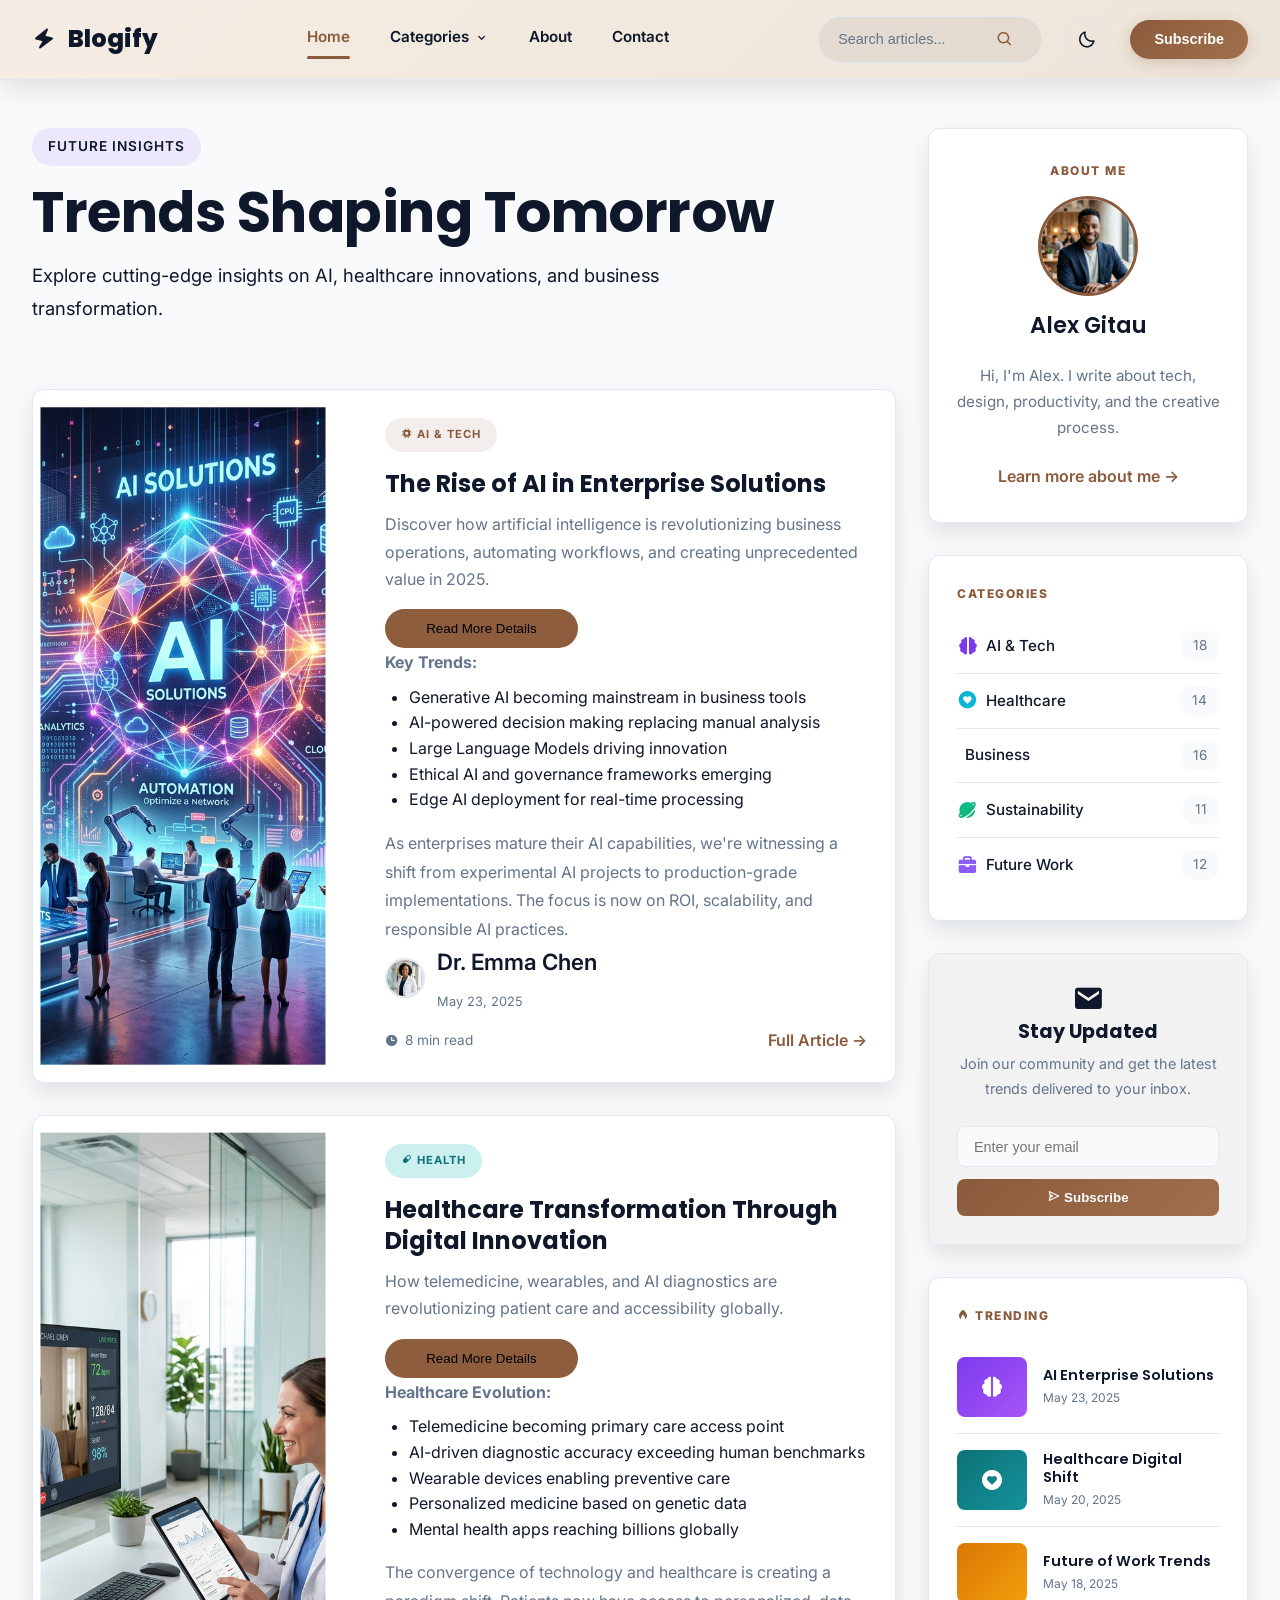
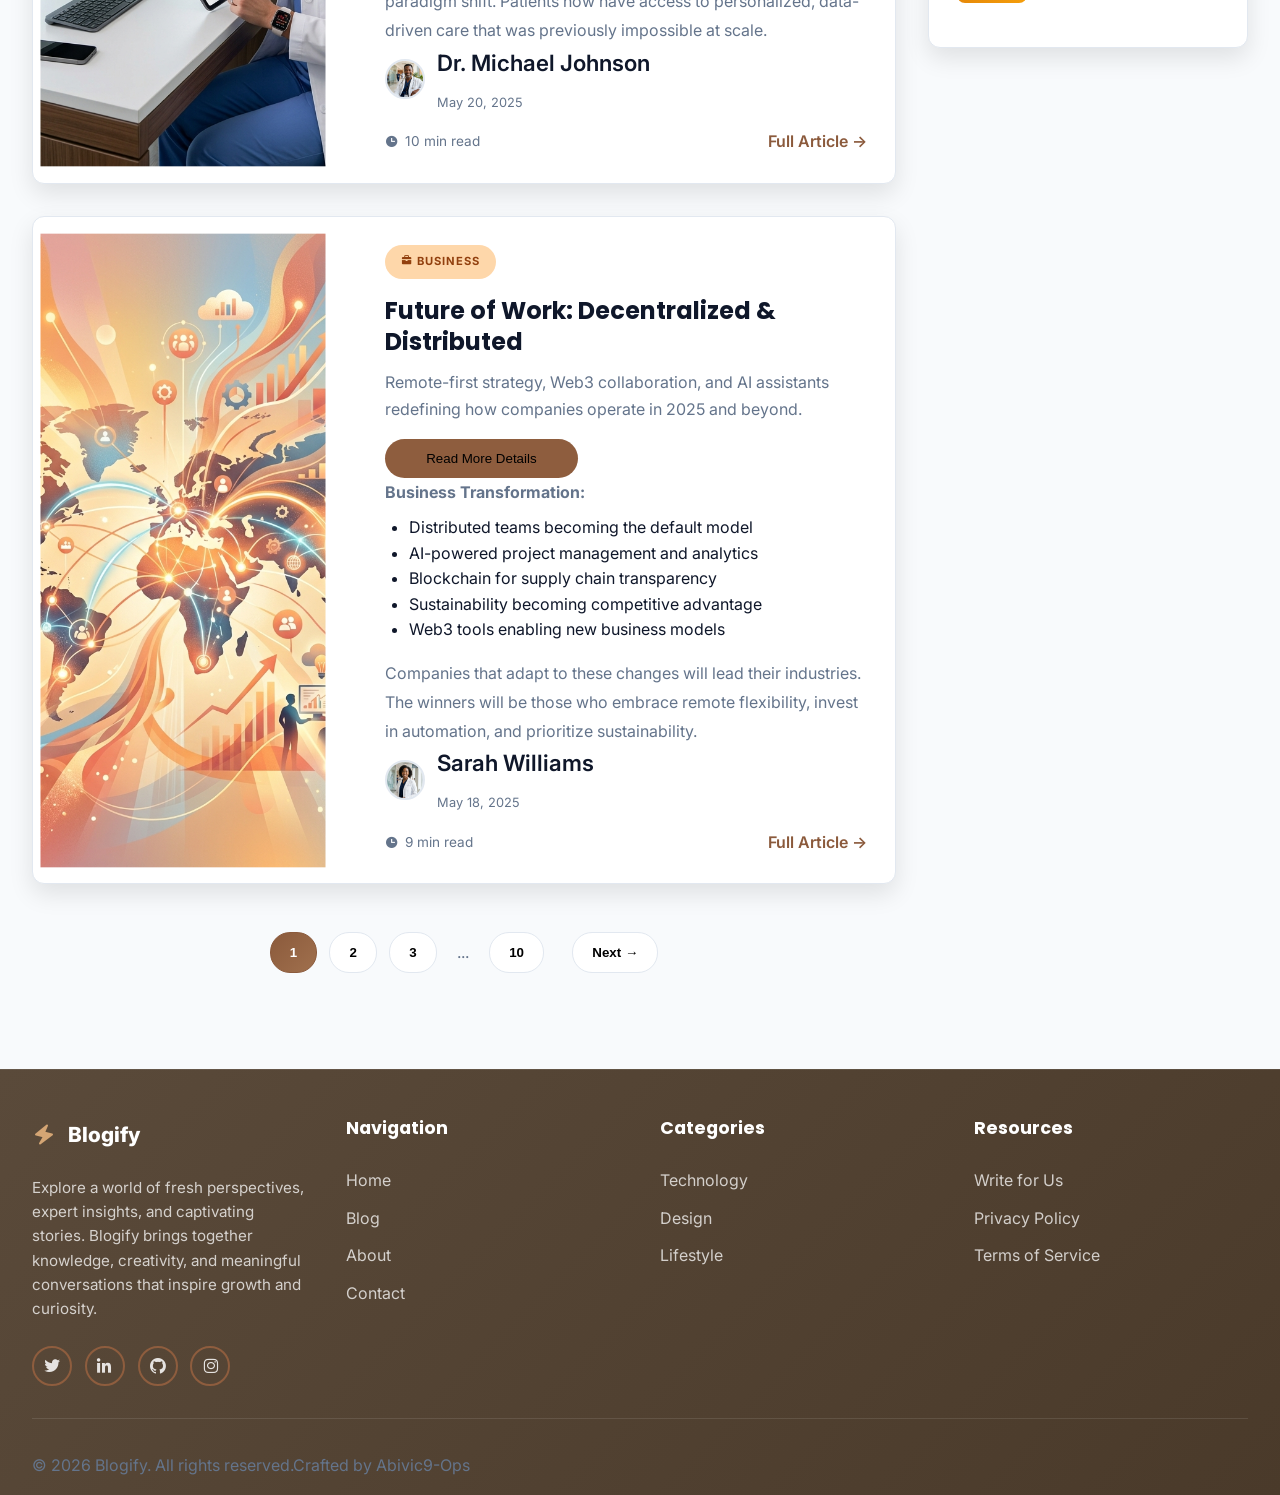
<file: index.html>
<!DOCTYPE html>
<html lang="en">

<head>
    <meta charset="UTF-8">
    <meta name="viewport" content="width=device-width, initial-scale=1.0">
    <title> Blogify </title>
    <!-- Boxicons Icon Library -->
    <link href='https://unpkg.com/boxicons@2.1.4/css/boxicons.min.css' rel='stylesheet'>
    <!-- Single Consolidated Stylesheet -->
    <link rel="stylesheet" href="style.css">
    <link rel="preconnect" href="https://fonts.googleapis.com">
    <link rel="preconnect" href="https://fonts.gstatic.com" crossorigin>
    <link
        href="https://fonts.googleapis.com/css2?family=Poppins:wght@400;500;600;700&family=Inter:wght@300;400;500;600&family=Manrope:wght@400;600;700&display=swap"
        rel="stylesheet">
</head>

<body>
    <nav class="navbar">
        <div class="navbar-container">
            <div class="logo">
                <i class='bx bxs-zap'></i>
                <span class="logo-text">Blogify</span>
            </div>
            <button class="hamburger" id="hamburger">
                <span></span><span></span><span></span></button>
            <ul class="nav-menu" id="nav-menu">
                <li><a href="index.html" class="nav-link">Home</a></li>
                <li class="dropdown"><a href="blog.html" class="nav-link dropdown-toggle">
                        Categories
                        <i class='bx bx-chevron-down'></i>
                    </a>

                    <ul class="dropdown-menu">
                        <li><a href="#">Technology</a></li>
                        <li><a href="#">Programming</a></li>
                        <li><a href="#">AI & Machine Learning</a></li>
                        <li><a href="#">Web Development</a></li>
                        <li><a href="#">UI/UX Design</a></li>
                        <li><a href="#">Cybersecurity</a></li>
                    </ul>
                </li>
                <li><a href="about.html" class="nav-link ">About</a></li>
                <li><a href="contact.html" class="nav-link">Contact</a></li>
            </ul>
            <div class="navbar-right">
                <div class="search-bar">
                    <input type="text" placeholder="Search articles..." class="search-input">
                    <button class="search-btn"><i class='bx bx-search'></i></button>
                </div>
                <button class="dark-mode-toggle" id="dark-mode-toggle">
                    <i class='bx bx-moon'></i>
                </button>
                <button class="subscribe-btn">Subscribe</button>
            </div>
        </div>
    </nav>


    
    <div class="main-wrapper">
        <main class="main-content">
            <!-- Hero Section -->
            <section class="hero-section">
                <div class="hero-content">
                    <span class="section-label">FUTURE INSIGHTS</span>
                    <h1 class="hero-title">Trends Shaping Tomorrow</h1>
                    <p class="hero-subtitle">Explore cutting-edge insights on AI, healthcare innovations, and business transformation.</p>
                </div>
            </section>

            <!-- Featured Articles Grid -->
            <section class="featured-articles">
                <!-- Article Card 1 - AI -->
                <article class="article-card featured">
                    <div class="article-image">
                      <img src="assets/images/ai_tech_article_1781419046657.png" alt="AI Technology" style="">
                    </div>
                    <div class="article-content">
                        <span class="category-tag technology"><i class='bx bxs-chip'></i> AI & TECH</span>
                        <h2 class="article-title">The Rise of AI in Enterprise Solutions</h2>
                        <p class="article-excerpt">Discover how artificial intelligence is revolutionizing business operations, automating workflows, and creating unprecedented value in 2025.</p>
                        
                        <button class="expand-btn collapsed">Read More Details</button>
                        <div class="expandable-content">
                            <p><strong>Key Trends:</strong></p>
                            <ul style="margin-left: 1.5rem; margin-top: 0.5rem;">
                                <li>Generative AI becoming mainstream in business tools</li>
                                <li>AI-powered decision making replacing manual analysis</li>
                                <li>Large Language Models driving innovation</li>
                                <li>Ethical AI and governance frameworks emerging</li>
                                <li>Edge AI deployment for real-time processing</li>
                            </ul>
                            <p style="margin-top: 1rem;">As enterprises mature their AI capabilities, we're witnessing a shift from experimental AI projects to production-grade implementations. The focus is now on ROI, scalability, and responsible AI practices.</p>
                        </div>
                        
                        <div class="article-meta">
                            <img src="assets/images/dr_emma_chen_1781419076786.png" alt="Author" class="author-avatar">
                            <div class="meta-info">
                                <span class="author-name">Dr. Emma Chen</span>
                                <span class="article-date">May 23, 2025</span>
                            </div>
                        </div>
                        <div class="article-footer">
                            <span class="read-time"><i class='bx bxs-time'></i> 8 min read</span>
                            <a href="article.html" class="read-more">Full Article →</a>
                        </div>
                    </div>
                </article>

                <!-- Article Card 2 - Healthcare -->
                <article class="article-card featured">
                    <div class="article-image">
                     <img src="assets/images/health_tech_article_1781419013570.png" alt="Healthcare Transformation">
                    </div>
                    <div class="article-content">
                        <span class="category-tag design" style="background: #ccf0f0; color: #0d7377;"><i class='bx bxs-capsule'></i> HEALTH</span>
                        <h2 class="article-title">Healthcare Transformation Through Digital Innovation</h2>
                        <p class="article-excerpt">How telemedicine, wearables, and AI diagnostics are revolutionizing patient care and accessibility globally.</p>
                        
                        <button class="expand-btn collapsed">Read More Details</button>
                        <div class="expandable-content">
                            <p><strong>Healthcare Evolution:</strong></p>
                            <ul style="margin-left: 1.5rem; margin-top: 0.5rem;">
                                <li>Telemedicine becoming primary care access point</li>
                                <li>AI-driven diagnostic accuracy exceeding human benchmarks</li>
                                <li>Wearable devices enabling preventive care</li>
                                <li>Personalized medicine based on genetic data</li>
                                <li>Mental health apps reaching billions globally</li>
                            </ul>
                            <p style="margin-top: 1rem;">The convergence of technology and healthcare is creating a paradigm shift. Patients now have access to personalized, data-driven care that was previously impossible at scale.</p>
                        </div>
                        
                        <div class="article-meta">
                            <img src="assets/images/michael_johnson_1781419089855.png" alt="Dr. Michael Johnson" class="author-avatar">
                            <div class="meta-info">
                                <span class="author-name">Dr. Michael Johnson</span>
                                <span class="article-date">May 20, 2025</span>
                            </div>
                        </div>
                        <div class="article-footer">
                            <span class="read-time"><i class='bx bxs-time'></i> 10 min read</span>
                            <a href="article.html" class="read-more">Full Article →</a>
                        </div>
                    </div>
                </article>

                <!-- Article Card 3 - Business -->
                <article class="article-card featured">
                    <div class="article-image">
                        <img src="assets/images/business_future_article_1781419026025.png" alt="Business Transformation">
                    </div>
                    <div class="article-content">
                        <span class="category-tag lifestyle" style="background: #fed7aa; color: #92400e;"><i class='bx bxs-briefcase'></i> BUSINESS</span>
                        <h2 class="article-title">Future of Work: Decentralized & Distributed</h2>
                        <p class="article-excerpt">Remote-first strategy, Web3 collaboration, and AI assistants redefining how companies operate in 2025 and beyond.</p>
                        
                        <button class="expand-btn collapsed">Read More Details</button>
                        <div class="expandable-content">
                            <p><strong>Business Transformation:</strong></p>
                            <ul style="margin-left: 1.5rem; margin-top: 0.5rem;">
                                <li>Distributed teams becoming the default model</li>
                                <li>AI-powered project management and analytics</li>
                                <li>Blockchain for supply chain transparency</li>
                                <li>Sustainability becoming competitive advantage</li>
                                <li>Web3 tools enabling new business models</li>
                            </ul>
                            <p style="margin-top: 1rem;">Companies that adapt to these changes will lead their industries. The winners will be those who embrace remote flexibility, invest in automation, and prioritize sustainability.</p>
                        </div>
                        
                        <div class="article-meta">
                            <img src="assets/images/dr_emma_chen_1781419076786.png" alt="Sarah Williams" class="author-avatar">
                            <div class="meta-info">
                                <span class="author-name">Sarah Williams</span>
                                <span class="article-date">May 18, 2025</span>
                            </div>
                        </div>
                        <div class="article-footer">
                            <span class="read-time"><i class='bx bxs-time'></i> 9 min read</span>
                            <a href="article.html" class="read-more">Full Article →</a>
                        </div>
                    </div>
                </article>
            </section>

            <!-- Pagination -->
            <div class="pagination">
                <button class="page-btn active">1</button>
                <button class="page-btn">2</button>
                <button class="page-btn">3</button>
                <span class="page-dots">...</span>
                <button class="page-btn">10</button>
                <button class="page-btn next">Next →</button>
            </div>
        </main>

        <!-- Sidebar -->
        <aside class="sidebar">
            <!-- About Me Card -->
            <div class="sidebar-card about-card">
                <span class="sidebar-label">ABOUT ME</span>
                <div class="author-section">
                    <img src="assets/images/alex_gitau_1781419058835.png" alt="Alex Gitau" class="author-profile-image">
                    <h3 class="author-name">Alex Gitau</h3>
                </div>
                <p class="about-text">Hi, I'm Alex. I write about tech, design, productivity, and the creative process.</p>
                <a href="about.html" class="learn-more">Learn more about me →</a>
            </div>

            <!-- Categories Card -->
            <div class="sidebar-card categories-card">
                <span class="sidebar-label">CATEGORIES</span>
                <ul class="categories-list">
                    <li class="category-item">
                        <i class='bx bxs-brain' style="font-size: 1.3rem; margin-right: 0.5rem; color: #7c3aed;"></i>
                        <span class="category-name">AI & Tech</span>
                        <span class="category-count">18</span>
                    </li>
                    <li class="category-item">
                        <i class='bx bxs-heart-circle' style="font-size: 1.3rem; margin-right: 0.5rem; color: #06b6d4;"></i>
                        <span class="category-name">Healthcare</span>
                        <span class="category-count">14</span>
                    </li>
                    <li class="category-item">
                        <i class='bx bxs-trending-up' style="font-size: 1.3rem; margin-right: 0.5rem; color: #f97316;"></i>
                        <span class="category-name">Business</span>
                        <span class="category-count">16</span>
                    </li>
                    <li class="category-item">
                        <i class='bx bxs-planet' style="font-size: 1.3rem; margin-right: 0.5rem; color: #10b981;"></i>
                        <span class="category-name">Sustainability</span>
                        <span class="category-count">11</span>
                    </li>
                    <li class="category-item">
                        <i class='bx bxs-briefcase' style="font-size: 1.3rem; margin-right: 0.5rem; color: #8b5cf6;"></i>
                        <span class="category-name">Future Work</span>
                        <span class="category-count">12</span>
                    </li>
                </ul>
            </div>

            <!-- Newsletter CTA -->
            <div class="sidebar-card newsletter-card">
                <div class="newsletter-badge"><i class='bx bxs-envelope' style="font-size: 2rem;"></i></div>
                <h3 class="newsletter-title">Stay Updated</h3>
                <p class="newsletter-text">Join our community and get the latest trends delivered to your inbox.</p>
                <form class="newsletter-form" id="newsletter-form">
                    <input type="email" placeholder="Enter your email" class="newsletter-input" required>
                    <button type="submit" class="newsletter-button"><i class='bx bx-send'></i> Subscribe</button>
                </form>
            </div>

            <!-- Popular Posts -->
            <div class="sidebar-card popular-card">
                <span class="sidebar-label"><i class='bx bxs-flame'></i> TRENDING</span>
                <ul class="popular-list">
                    <li class="popular-item">
                        <div class="popular-thumbnail">
                            <div style="width: 100%; height: 100%; background: linear-gradient(135deg, #7c3aed, #a855f7); display: flex; align-items: center; justify-content: center;">
                                <i class='bx bxs-brain' style="font-size: 1.5rem; color: white;"></i>
                            </div>
                        </div>
                        <div class="popular-info">
                            <h4 class="popular-title">AI Enterprise Solutions</h4>
                            <span class="popular-date">May 23, 2025</span>
                        </div>
                    </li>
                    <li class="popular-item">
                        <div class="popular-thumbnail">
                            <div style="width: 100%; height: 100%; background: linear-gradient(135deg, #0d7377, #14919b); display: flex; align-items: center; justify-content: center;">
                                <i class='bx bxs-heart-circle' style="font-size: 1.5rem; color: white;"></i>
                            </div>
                        </div>
                        <div class="popular-info">
                            <h4 class="popular-title">Healthcare Digital Shift</h4>
                            <span class="popular-date">May 20, 2025</span>
                        </div>
                    </li>
                    <li class="popular-item">
                        <div class="popular-thumbnail">
                            <div style="width: 100%; height: 100%; background: linear-gradient(135deg, #d97706, #f59e0b); display: flex; align-items: center; justify-content: center;">
                                <i class='bx bxs-trending-up' style="font-size: 1.5rem; color: white;"></i>
                            </div>
                        </div>
                        <div class="popular-info">
                            <h4 class="popular-title">Future of Work Trends</h4>
                            <span class="popular-date">May 18, 2025</span>
                        </div>
                    </li>
                </ul>
            </div>
        </aside>
    </div>


    <footer class="footer">
        <div class="footer-container">
            <div class="footer-section">
                <div class="footer-logo">
                    <i class='bx bxs-zap'></i>
                    <span class="logo-text">Blogify</span>
                </div>
                <p class="footer-desc">
                    Explore a world of fresh perspectives, expert insights, and captivating stories. Blogify brings
                    together knowledge, creativity, and meaningful conversations that inspire growth and curiosity.
                </p>
                <div class="footer-social-handles">
                    <div class="social-icon"><i class='bx bxl-twitter'></i></div>
                    <div class="social-icon"><i class='bx bxl-linkedin'></i></div>
                    <div class="social-icon"><i class='bx bxl-github'></i></div>
                    <div class="social-icon"><i class='bx bxl-instagram'></i></div>
                </div>
            </div>
            <div class="footer-section">
                <h4 class="footer-title">Navigation</h4>
                <ul class="footer-links">
                    <li><a href="index.html">Home</a></li>
                    <li><a href="blog.html">Blog</a></li>
                    <li><a href="about.html">About</a></li>
                    <li><a href="contact.html">Contact</a></li>
                </ul>
            </div>
            <div class="footer-section">
                <h4 class="footer-title">Categories</h4>
                <ul class="footer-links">
                    <li><a href="#">Technology</a></li>
                    <li><a href="#">Design</a></li>
                    <li><a href="#">Lifestyle</a></li>
                </ul>
            </div>
            <div class="footer-section">
                <h4 class="footer-title">Resources</h4>
                <ul class="footer-links">
                    <li><a href="#">Write for Us</a></li>
                    <li><a href="#">Privacy Policy</a></li>
                    <li><a href="#">Terms of Service</a></li>
                </ul>
            </div>
        </div>
        <div class="footer-bottom">
            <p>&copy; 2026 Blogify. All rights reserved.Crafted by Abivic9-Ops</p>
            <button class="back-to-top" id="back-to-top" aria-label="Back to top"><i
                    class='bx bx-up-arrow-alt'></i></button>
        </div>
    </footer>


    <script src="blogify.js"></script>
</body>

</html>
</file>
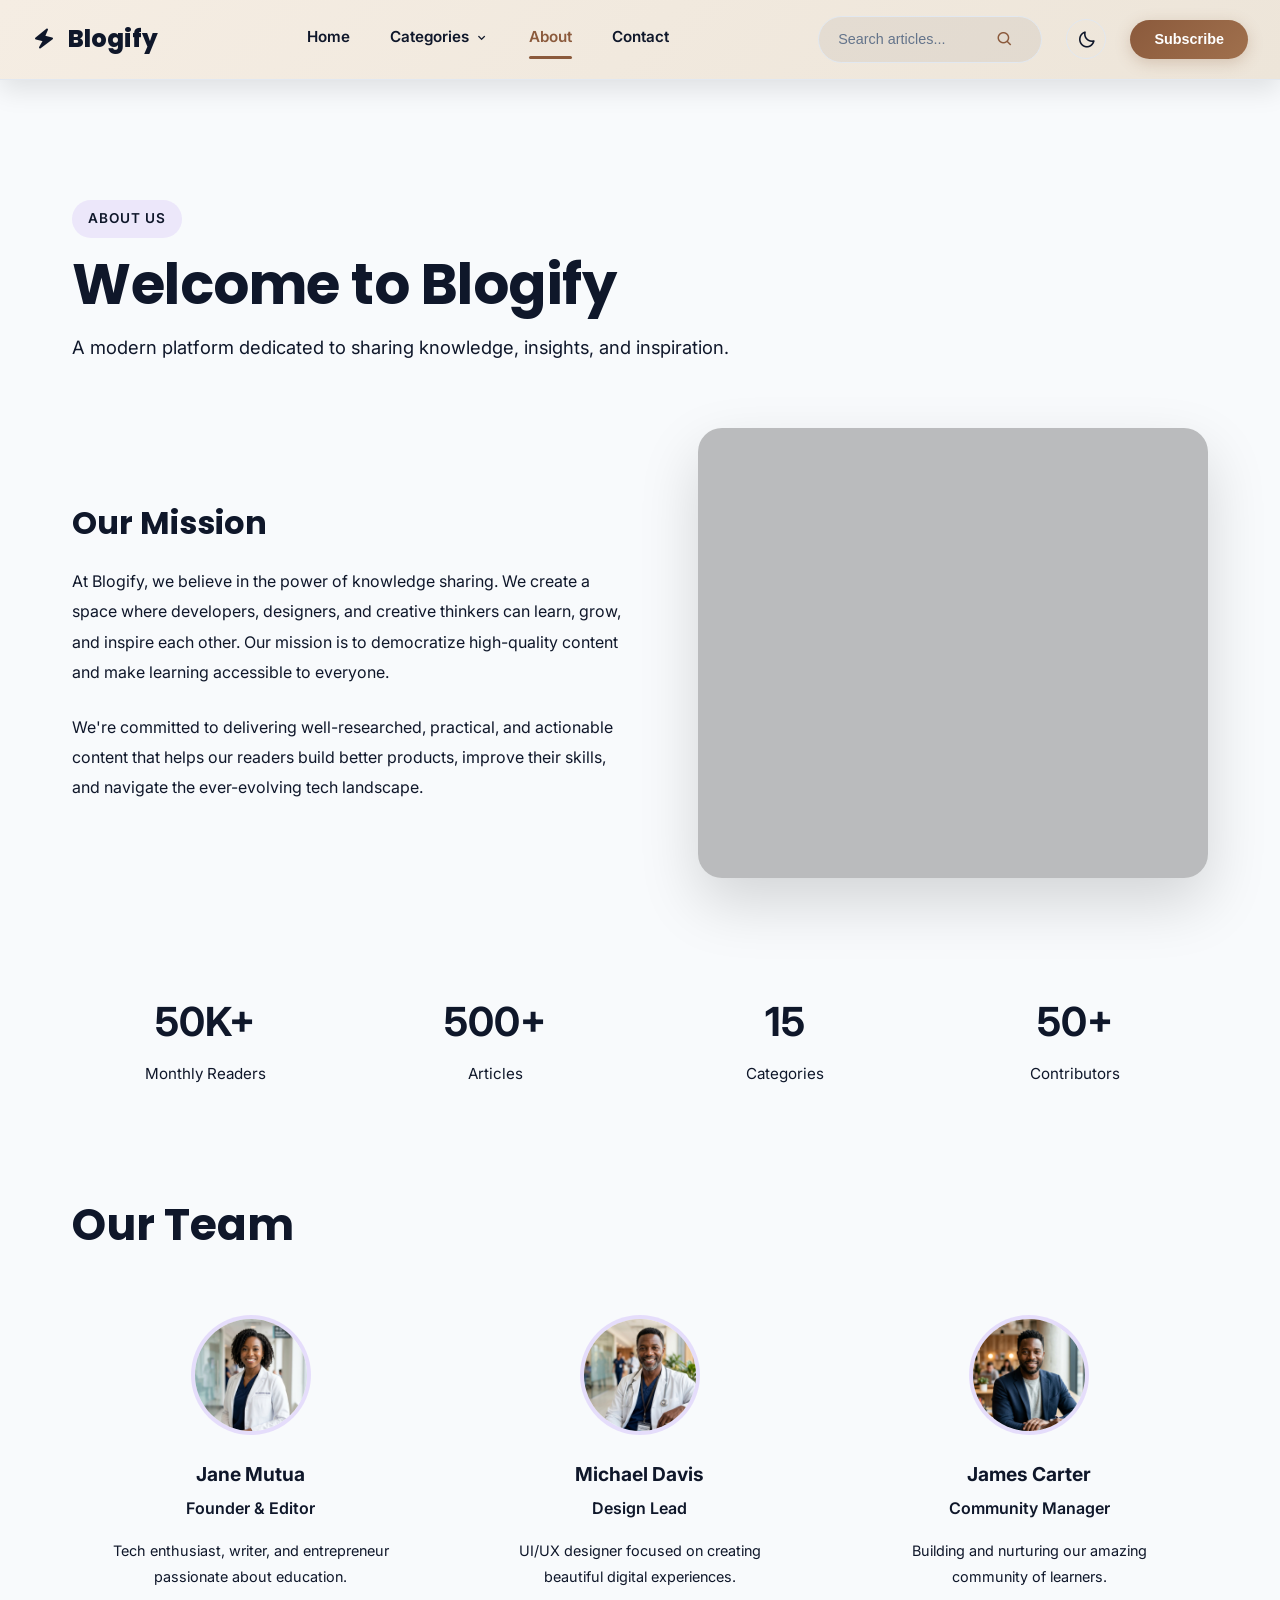
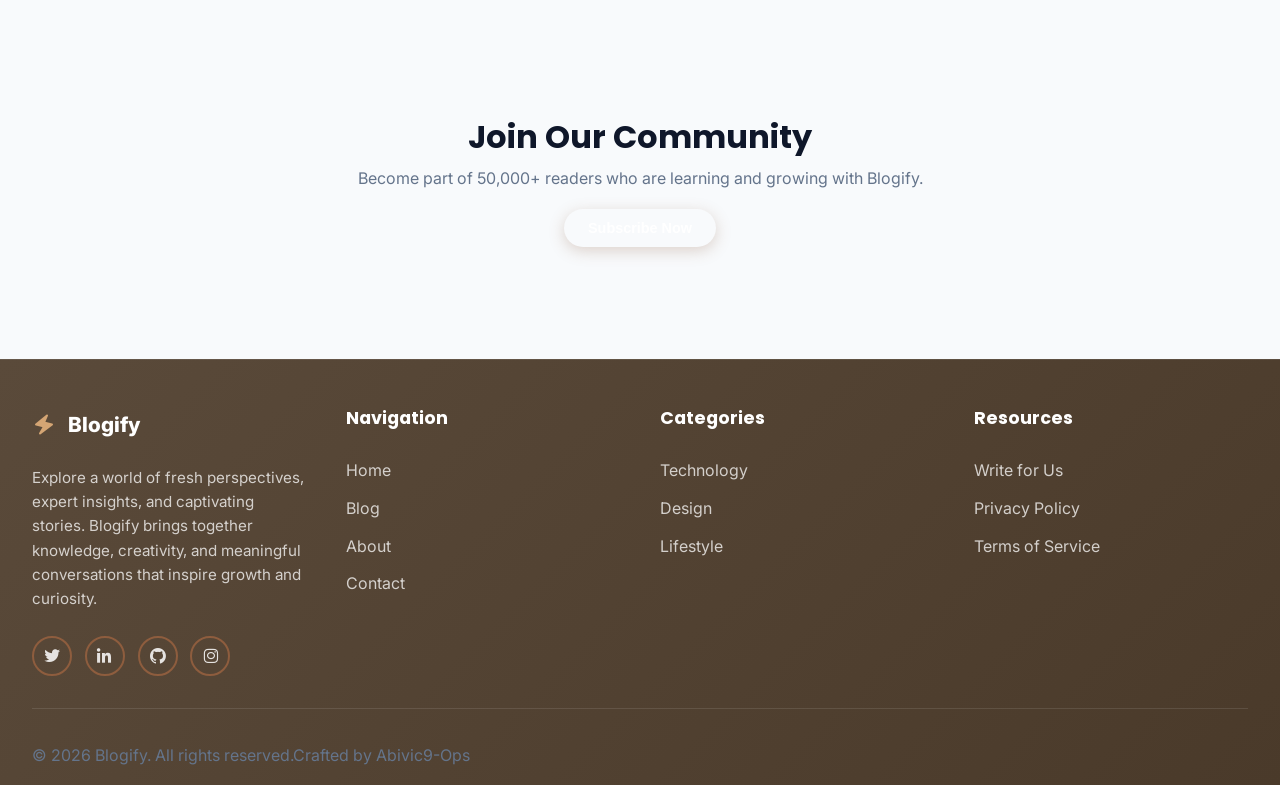
<file: about.html>
<!DOCTYPE html>
<html lang="en">

<head>
    <meta charset="UTF-8">
    <meta name="viewport" content="width=device-width, initial-scale=1.0">
    <title>Contact Page | Blogify</title>
    <!-- Boxicons Icon Library -->
    <link href='https://unpkg.com/boxicons@2.1.4/css/boxicons.min.css' rel='stylesheet'>
    <!-- Single Consolidated Stylesheet -->
    <link rel="stylesheet" href="style.css">
    <link rel="preconnect" href="https://fonts.googleapis.com">
    <link rel="preconnect" href="https://fonts.gstatic.com" crossorigin>
    <link
        href="https://fonts.googleapis.com/css2?family=Poppins:wght@400;500;600;700&family=Inter:wght@300;400;500;600&family=Manrope:wght@400;600;700&display=swap"
        rel="stylesheet">
</head>

<body>
    <nav class="navbar">
        <div class="navbar-container">
            <div class="logo">
                <i class='bx bxs-zap'></i>
                <span class="logo-text">Blogify</span>
            </div>
            <button class="hamburger" id="hamburger">
                <span></span><span></span><span></span></button>
            <ul class="nav-menu" id="nav-menu">
                <li><a href="index.html" class="nav-link">Home</a></li>
                <li class="dropdown"><a href="blog.html" class="nav-link dropdown-toggle">
                        Categories
                        <i class='bx bx-chevron-down'></i>
                    </a>

                    <ul class="dropdown-menu">
                        <li><a href="#">Technology</a></li>
                        <li><a href="#">Programming</a></li>
                        <li><a href="#">AI & Machine Learning</a></li>
                        <li><a href="#">Web Development</a></li>
                        <li><a href="#">UI/UX Design</a></li>
                        <li><a href="#">Cybersecurity</a></li>
                    </ul>
                </li>
                <li><a href="about.html" class="nav-link ">About</a></li>
                <li><a href="contact.html" class="nav-link">Contact</a></li>
            </ul>
            <div class="navbar-right">
                <div class="search-bar">
                    <input type="text" placeholder="Search articles..." class="search-input">
                    <button class="search-btn"><i class='bx bx-search'></i></button>
                </div>
                <button class="dark-mode-toggle" id="dark-mode-toggle">
                    <i class='bx bx-moon'></i>
                </button>
                <button class="subscribe-btn">Subscribe</button>
            </div>
        </div>
    </nav>

      <div class="about-section">
        <span class="section-label">ABOUT US</span>
        <h1 class="hero-title">Welcome to Blogify</h1>
        <p class="hero-subtitle">A modern platform dedicated to sharing knowledge, insights, and inspiration.</p>

        <div class="about-grid">
            <div>
                <h2>Our Mission</h2>
                <p>At Blogify, we believe in the power of knowledge sharing. We create a space where developers, designers, and creative thinkers can learn, grow, and inspire each other. Our mission is to democratize high-quality content and make learning accessible to everyone.</p>
                <p style="margin-top: 1.5rem;">We're committed to delivering well-researched, practical, and actionable content that helps our readers build better products, improve their skills, and navigate the ever-evolving tech landscape.</p>
            </div>
            <div class="about-image"></div>
        </div>

        <div class="stats-grid">
            <div class="stat-card">
                <div class="stat-number">50K+</div>
                <div class="stat-label">Monthly Readers</div>
            </div>
            <div class="stat-card">
                <div class="stat-number">500+</div>
                <div class="stat-label">Articles</div>
            </div>
            <div class="stat-card">
                <div class="stat-number">15</div>
                <div class="stat-label">Categories</div>
            </div>
            <div class="stat-card">
                <div class="stat-number">50+</div>
                <div class="stat-label">Contributors</div>
            </div>
        </div>

        <h2 style="margin-top: 3rem;">Our Team</h2>
        <div class="team-grid">
            <div class="team-member">
                <div class="team-avatar"><img src="assets/images/dr_emma_chen_1781419076786.png" alt="Jane Mutua" style="width:100%; height:100%; border-radius:50%; object-fit:cover;"></div>
                <div class="team-name">Jane Mutua</div>
                <div class="team-role">Founder & Editor</div>
                <p style="font-size: 0.9rem; color: var(--text-light);">Tech enthusiast, writer, and entrepreneur passionate about education.</p>
            </div>
            <div class="team-member">
                <div class="team-avatar"><img src="assets/images/michael_johnson_1781419089855.png" alt="Michael Davis" style="width:100%; height:100%; border-radius:50%; object-fit:cover;"></div>
                <div class="team-name">Michael Davis</div>
                <div class="team-role">Design Lead</div>
                <p style="font-size: 0.9rem; color: var(--text-light);">UI/UX designer focused on creating beautiful digital experiences.</p>
            </div>
            <div class="team-member">
                <div class="team-avatar"><img src="assets/images/alex_gitau_1781419058835.png" alt="James Carter" style="width:100%; height:100%; border-radius:50%; object-fit:cover;"></div>
                <div class="team-name">James Carter</div>
                <div class="team-role">Community Manager</div>
                <p style="font-size: 0.9rem; color: var(--text-light);">Building and nurturing our amazing community of learners.</p>
            </div>
        </div>

        <div style="margin-top: 4rem; padding: 2rem; background: linear-gradient(135deg, var(--primary-purple) 0%, var(--primary-violet) 100%); border-radius: 12px; color: white; text-align: center;">
            <h3>Join Our Community</h3>
            <p>Become part of 50,000+ readers who are learning and growing with Blogify.</p>
            <button class="subscribe-btn" style="margin-top: 1rem; background:var(--primary-green); color: var(--text-white); hover:var(--primary-purple);">
                Subscribe Now
            </button>
        </div>
    </div>


    <footer class="footer">
        <div class="footer-container">
            <div class="footer-section">
                <div class="footer-logo">
                    <i class='bx bxs-zap'></i>
                    <span class="logo-text">Blogify</span>
                </div>
                <p class="footer-desc">
                    Explore a world of fresh perspectives, expert insights, and captivating stories. Blogify brings
                    together knowledge, creativity, and meaningful conversations that inspire growth and curiosity.
                </p>
                <div class="footer-social-handles">
                    <div class="social-icon"><i class='bx bxl-twitter'></i></div>
                    <div class="social-icon"><i class='bx bxl-linkedin'></i></div>
                    <div class="social-icon"><i class='bx bxl-github'></i></div>
                    <div class="social-icon"><i class='bx bxl-instagram'></i></div>
                </div>
            </div>
            <div class="footer-section">
                <h4 class="footer-title">Navigation</h4>
                <ul class="footer-links">
                    <li><a href="index.html">Home</a></li>
                    <li><a href="blog.html">Blog</a></li>
                    <li><a href="about.html">About</a></li>
                    <li><a href="contact.html">Contact</a></li>
                </ul>
            </div>
            <div class="footer-section">
                <h4 class="footer-title">Categories</h4>
                <ul class="footer-links">
                    <li><a href="#">Technology</a></li>
                    <li><a href="#">Design</a></li>
                    <li><a href="#">Lifestyle</a></li>
                </ul>
            </div>
            <div class="footer-section">
                <h4 class="footer-title">Resources</h4>
                <ul class="footer-links">
                    <li><a href="#">Write for Us</a></li>
                    <li><a href="#">Privacy Policy</a></li>
                    <li><a href="#">Terms of Service</a></li>
                </ul>
            </div>
        </div>
        <div class="footer-bottom">
            <p>&copy; 2026 Blogify. All rights reserved.Crafted by Abivic9-Ops</p>
            <button class="back-to-top" id="back-to-top" aria-label="Back to top"><i
                    class='bx bx-up-arrow-alt'></i></button>
        </div>
    </footer>


    <script src="blogify.js"></script>
</body>

</html>
</file>
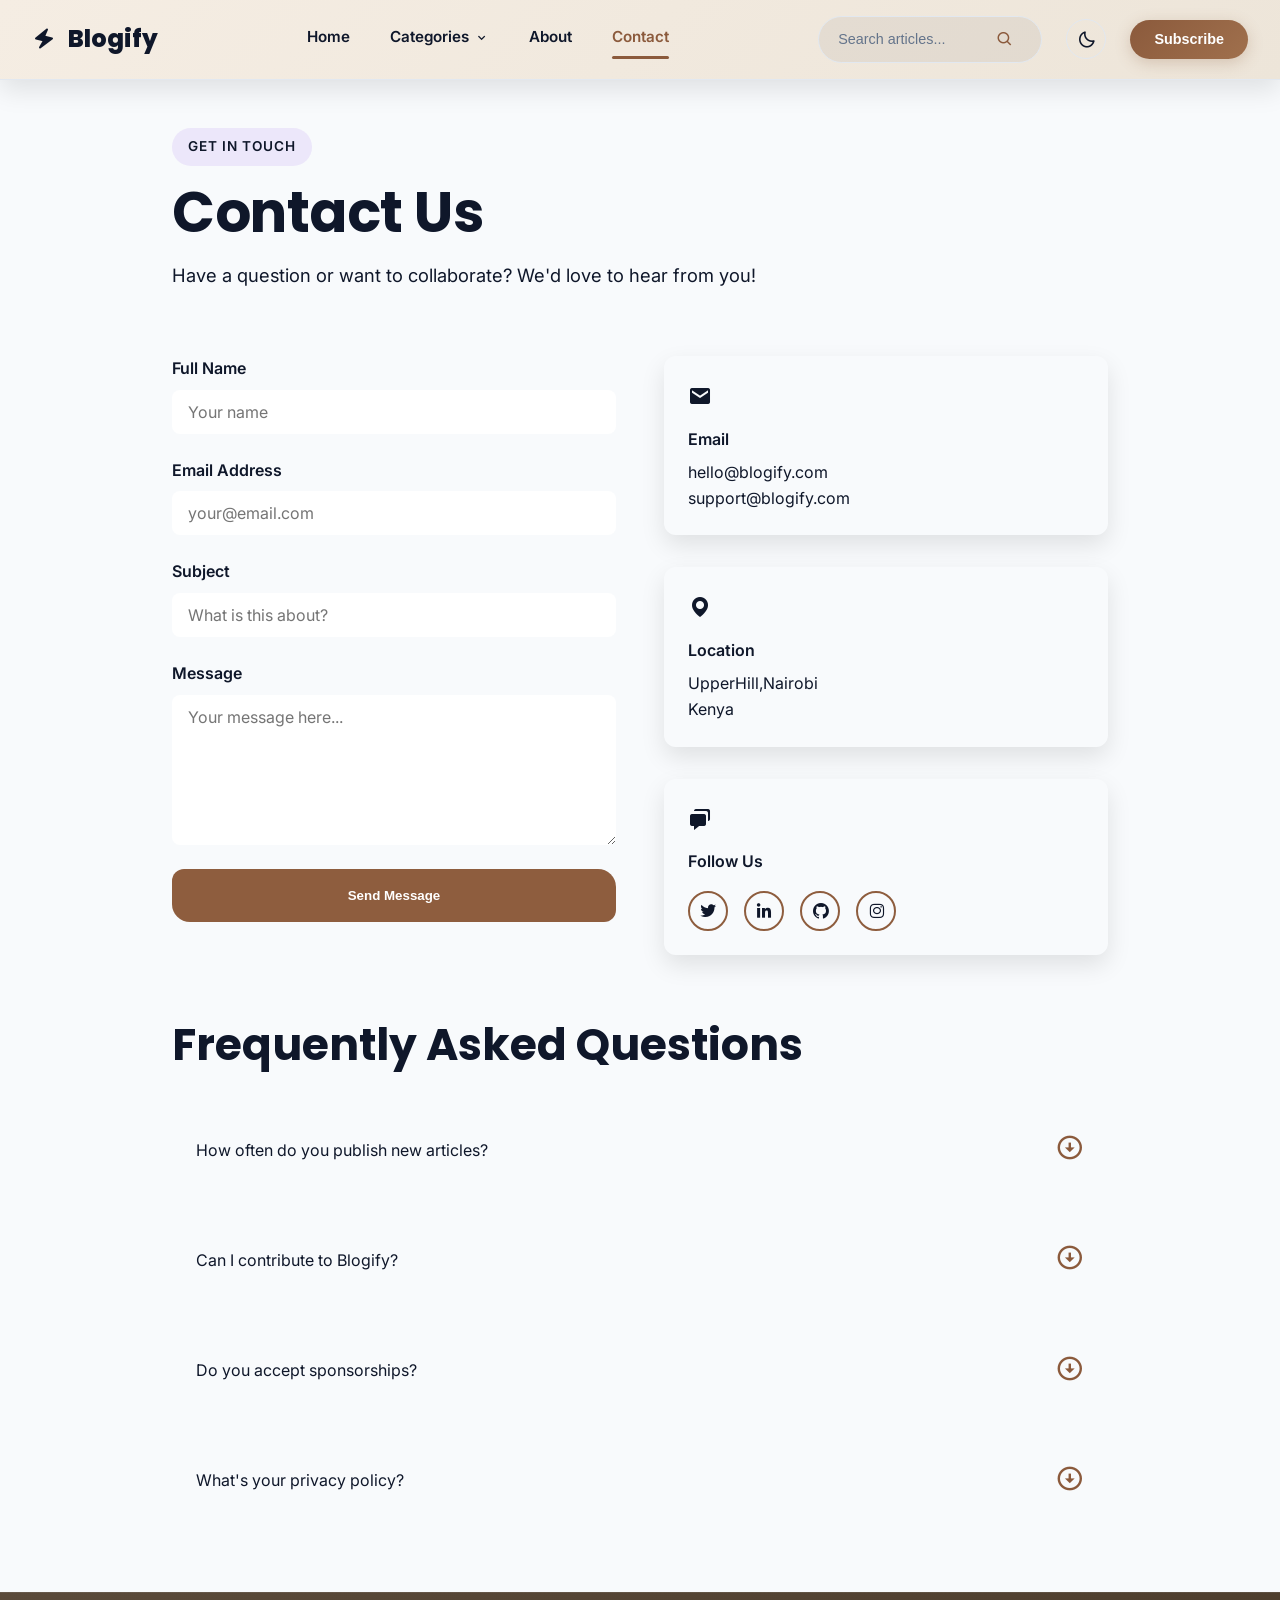
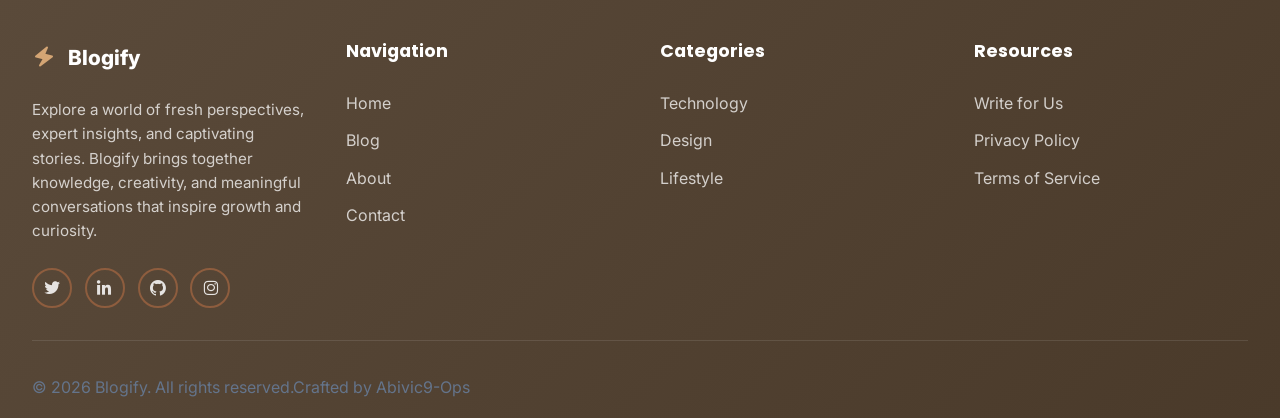
<file: contact.html>
<!DOCTYPE html>
<html lang="en">

<head>
    <meta charset="UTF-8">
    <meta name="viewport" content="width=device-width, initial-scale=1.0">
    <title>Contact Page | Blogify</title>
    <!-- Boxicons Icon Library -->
    <link href='https://unpkg.com/boxicons@2.1.4/css/boxicons.min.css' rel='stylesheet'>
    <!-- Single Consolidated Stylesheet -->
     <link rel="stylesheet" href="style.css">
    <link rel="preconnect" href="https://fonts.googleapis.com">
    <link rel="preconnect" href="https://fonts.gstatic.com" crossorigin>
    <link
        href="https://fonts.googleapis.com/css2?family=Poppins:wght@400;500;600;700&family=Inter:wght@300;400;500;600&family=Manrope:wght@400;600;700&display=swap"
        rel="stylesheet">
</head>

<body>
    <nav class="navbar">
        <div class="navbar-container">
            <div class="logo">
                <i class='bx bxs-zap'></i>
                <span class="logo-text">Blogify</span>
            </div>
            <button class="hamburger" id="hamburger">
                <span></span><span></span><span></span></button>
            <ul class="nav-menu" id="nav-menu">
                <li><a href="index.html" class="nav-link">Home</a></li>
                <li class="dropdown"><a href="blog.html" class="nav-link dropdown-toggle">
                        Categories
                        <i class='bx bx-chevron-down'></i>
                    </a>

                    <ul class="dropdown-menu">
                        <li><a href="#">Technology</a></li>
                        <li><a href="#">Programming</a></li>
                        <li><a href="#">AI & Machine Learning</a></li>
                        <li><a href="#">Web Development</a></li>
                        <li><a href="#">UI/UX Design</a></li>
                        <li><a href="#">Cybersecurity</a></li>
                    </ul>
                </li>
                <li><a href="about.html" class="nav-link ">About</a></li>
                <li><a href="contact.html" class="nav-link">Contact</a></li>
            </ul>
            <div class="navbar-right">
                <div class="search-bar">
                    <input type="text" placeholder="Search articles..." class="search-input">
                    <button class="search-btn"><i class='bx bx-search'></i></button>
                </div>
                <button class="dark-mode-toggle" id="dark-mode-toggle">
                    <i class='bx bx-moon'></i>
                </button>
                <button class="subscribe-btn">Subscribe</button>
            </div>
        </div>
    </nav>

    
    <div class="contact-section">
        <span class="section-label">GET IN TOUCH</span>
        <h1 class="hero-title">Contact Us</h1>
        <p class="hero-subtitle">Have a question or want to collaborate? We'd love to hear from you!</p>

        <div class="contact-grid">
            <form class="contact-form" id="contact-form">
                <div class="form-group">
                    <label class="form-label">Full Name</label>
                    <input type="text" class="form-input" placeholder="Your name" required>
                </div>
                <div class="form-group">
                    <label class="form-label">Email Address</label>
                    <input type="email" class="form-input" placeholder="your@email.com" required>
                </div>
                <div class="form-group">
                    <label class="form-label">Subject</label>
                    <input type="text" class="form-input" placeholder="What is this about?" required>
                </div>
                <div class="form-group">
                    <label class="form-label">Message</label>
                    <textarea class="form-textarea" placeholder="Your message here..." required></textarea>
                </div>
                <button type="submit" class="form-submit">Send Message</button>
            </form>

            <div class="contact-info">
                <div class="info-card">
                    <div class="info-icon"><i class='bx bxs-envelope'></i></div>
                    <div class="info-title">Email</div>
                    <div class="info-text">hello@blogify.com</div>
                    <div class="info-text">support@blogify.com</div>
                </div>
                <div class="info-card">
                    <div class="info-icon"><i class='bx bxs-map'></i></div>
                    <div class="info-title">Location</div>
                    <div class="info-text">UpperHill,Nairobi</div>
                    <div class="info-text">Kenya</div>
                </div>
                <div class="info-card">
                    <div class="info-icon"><i class='bx bxs-chat'></i></div>
                    <div class="info-title">Follow Us</div>
                    <div class="social-icons">
                        <div class="social-icon"><i class='bx bxl-twitter'></i></div>
                        <div class="social-icon"><i class='bx bxl-linkedin'></i></div>
                        <div class="social-icon"><i class='bx bxl-github'></i></div>
                        <div class="social-icon"><i class='bx bxl-instagram'></i></div>
                    </div>
                </div>
            </div>
        </div>

        <div class="faq-section">
            <h2>Frequently Asked Questions</h2>
            <div class="accordion" id="faq-accordion">
                <div class="accordion-item">
                    <div class="accordion-header">
                        <span>How often do you publish new articles?</span>
                        <span class="accordion-icon"><i class='bx bx-down-arrow-circle'></i></span>
                    </div>
                    <div class="accordion-content">
                        <div class="accordion-text">We publish 2-3 new articles per week on various topics related to technology, design, and productivity. Subscribe to get notified of new content!</div>
                    </div>
                </div>
                <div class="accordion-item">
                    <div class="accordion-header">
                        <span>Can I contribute to Blogify?</span>
                        <span class="accordion-icon"><i class='bx bx-down-arrow-circle'></i></span>
                    </div>
                    <div class="accordion-content">
                        <div class="accordion-text">Absolutely! We welcome guest contributors. Please reach out to us at writers@blogify.com with your ideas and we'll work with you to get your content published.</div>
                    </div>
                </div>
                <div class="accordion-item">
                    <div class="accordion-header">
                        <span>Do you accept sponsorships?</span>
                        <span class="accordion-icon"><i class='bx bx-down-arrow-circle'></i></span>
                    </div>
                    <div class="accordion-content">
                        <div class="accordion-text">Yes, we do! We have several sponsorship packages available. Please contact our partnerships team at sponsors@blogify.com for more information.</div>
                    </div>
                </div>
                <div class="accordion-item">
                    <div class="accordion-header">
                        <span>What's your privacy policy?</span>
                        <span class="accordion-icon"><i class='bx bx-down-arrow-circle'></i></span>
                    </div>
                    <div class="accordion-content">
                        <div class="accordion-text">Your privacy is important to us. We never share your email or personal information with third parties. Read our full privacy policy for more details.</div>
                    </div>
                </div>
            </div>
        </div>
    </div>

    <footer class="footer">
        <div class="footer-container">
            <div class="footer-section">
                <div class="footer-logo">
                    <i class='bx bxs-zap'></i>
                    <span class="logo-text">Blogify</span>
                </div>
                <p class="footer-desc">
                  Explore a world of fresh perspectives, expert insights, and captivating stories. Blogify brings together knowledge, creativity, and meaningful conversations that inspire growth and curiosity.
                </p>
                <div class="footer-social-handles">
                      <div class="social-icon"><i class='bx bxl-twitter'></i></div>
                    <div class="social-icon"><i class='bx bxl-linkedin'></i></div>
                        <div class="social-icon"><i class='bx bxl-github'></i></div>
                        <div class="social-icon"><i class='bx bxl-instagram'></i></div>
                </div>
            </div>
            <div class="footer-section">
                <h4 class="footer-title">Navigation</h4>
                <ul class="footer-links">
                    <li><a href="index.html">Home</a></li>
                    <li><a href="blog.html">Blog</a></li>
                    <li><a href="about.html">About</a></li>
                    <li><a href="contact.html">Contact</a></li>
                </ul>
            </div>
            <div class="footer-section">
                <h4 class="footer-title">Categories</h4>
                <ul class="footer-links">
                    <li><a href="#">Technology</a></li>
                    <li><a href="#">Design</a></li>
                    <li><a href="#">Lifestyle</a></li>
                </ul>
            </div>
            <div class="footer-section">
                <h4 class="footer-title">Resources</h4>
                <ul class="footer-links">
                    <li><a href="#">Write for Us</a></li>
                    <li><a href="#">Privacy Policy</a></li>
                    <li><a href="#">Terms of Service</a></li>
                </ul>
            </div>
        </div>
        <div class="footer-bottom">
            <p>&copy; 2026 Blogify. All rights reserved.Crafted by Abivic9-Ops</p>
            <button class="back-to-top" id="back-to-top" aria-label="Back to top"><i class='bx bx-up-arrow-alt'></i></button>
        </div>
    </footer>

    <script src="blogify.js"></script>
</body>

</html>
</file>
<file: style.css>
/* ========================================
   BLOGIFY - COMPLETE STYLESHEET
   Dark/Light Mode • Sticky Layout • Smooth Transitions
   ======================================== */

/* COLOR SYSTEM WITH DARK MODE */
:root {
    /* Light Mode Colors */
    --bg-primary: #ffffff;
    --bg-secondary: #f8fafc;
    --text-primary: #0f172a;
    --text-secondary: #64748b;
    --accent-primary: #8b5a3c;
    --accent-secondary: #a0704d;
    --accent-tertiary: #d4a574;
    --border-light: #e2e8f0;
    --shadow-sm: 0 2px 4px rgba(0, 0, 0, 0.05);
    --shadow-md: 0 10px 25px rgba(0, 0, 0, 0.1);
    --shadow-lg: 0 20px 40px rgba(0, 0, 0, 0.15);
    --transition-smooth: all 0.35s cubic-bezier(0.4, 0, 0.2, 1);
    --navbar-bg: linear-gradient(135deg, #f5ede3 0%, #ede5d9 100%);
    --footer-bg: linear-gradient(135deg, #5a4a3a 0%, #4a3a2a 100%);
}

body.dark-mode {
    --bg-primary: #1a1a1a;
    --bg-secondary: #2d2d2d;
    --text-primary: #f0f0f0;
    --text-secondary: #b0b0b0;
    --accent-primary: #c89860;
    --accent-secondary: #d4a574;
    --border-light: #404040;
    --navbar-bg: linear-gradient(135deg, #3a3530 0%, #2a241f 100%);
    --footer-bg: linear-gradient(135deg, #2a2420 0%, #1a1410 100%);
}

/* RESET & BASE STYLES */
* {
    margin: 0;
    padding: 0;
    box-sizing: border-box;
}

html {
    scroll-behavior: smooth;
}

body {
    font-family: 'Inter', 'Segoe UI', sans-serif;
    font-size: 16px;
    line-height: 1.6;
    color: var(--text-primary);
    background-color: var(--bg-secondary);
    overflow-x: hidden;
    transition: var(--transition-smooth);
}


/* TYPOGRAPHY */
h1,
h2,
h3,
h4,
h5,
h6 {
    font-family: 'Poppins', 'Segoe UI', sans-serif;
    font-weight: 700;
    line-height: 1.2;
    margin-bottom: 0.5rem;
    color: var(--text-primary);
}

h1 {
    font-size: clamp(2.2rem, 6vw, 3.5rem);
    font-weight: 800;
    letter-spacing: -0.5px;
}

h2 {
    font-size: clamp(1.8rem, 4vw, 2.75rem);
    font-weight: 700;
}

h3 {
    font-size: clamp(1.4rem, 3vw, 2rem);
    font-weight: 700;
}

h4 {
    font-size: 1.25rem;
    font-weight: 600;
}

p {
    color: var(--text-secondary);
    line-height: 1.8;
}

a {
    color: var(--accent-primary);
    text-decoration: none;
    transition: var(--transition-smooth);
}

a:hover {
    color: var(--accent-secondary);
}

.nav-link:hover {
    text-decoration: none;
}

/* NAVBAR (STICKY) */
.navbar {
    position: sticky;
    top: 0;
    z-index: 1000;
    background: var(--navbar-bg);
    box-shadow: var(--shadow-md);
    backdrop-filter: blur(10px);
    border-bottom: 1px solid var(--border-light);
    transition: var(--transition-smooth);
}

.navbar-container {
    max-width: 1440px;
    margin: 0 auto;
    padding: 1rem 2rem;
    display: flex;
    justify-content: space-between;
    align-items: center;
    gap: 2rem;
}

.logo {
    display: flex;
    align-items: center;
    gap: 0.75rem;
    font-family: 'Poppins', sans-serif;
    font-size: 1.5rem;
    font-weight: 800;
    color: var(--text-primary);
    cursor: pointer;
}

.logo-icon {
    font-size: 1.75rem;
    color: var(--accent-primary);
}

.nav-menu {
    display: flex;
    list-style: none;
    gap: 2.5rem;
    align-items: center;
}

.nav-link {
    color: var(--text-primary);
    font-weight: 600;
    font-size: 0.95rem;
    position: relative;
    transition: var(--transition-smooth);
    padding-bottom: 0.25rem;
    display: flex;
    align-items: center;
}

.nav-link::after {
    content: '';
    position: absolute;
    bottom: -5px;
    left: 0;
    width: 0;
    height: 2.5px;
    background: var(--accent-primary);
    transition: width 0.35s ease;
    border-radius: 2px;
}

.nav-link:hover::after,
.nav-link.active::after {
    width: 100%;
}

.nav-link:hover {
    color: var(--accent-secondary);
}

.nav-link.active {
    color: var(--accent-primary);
}

.dropdown-arrow {
    font-size: 0.7rem;
    margin-left: 0.5rem;
    transition: transform 0.3s ease;
}

.navbar-right {
    display: flex;
    align-items: center;
    gap: 1.5rem;
}

.search-bar {
    display: flex;
    align-items: center;
    background: rgba(0, 0, 0, 0.05);
    border-radius: 25px;
    padding: 0.6rem 1.2rem;
    border: 1.5px solid var(--border-light);
    transition: var(--transition-smooth);
}

.search-bar:focus-within {
    background: rgba(0, 0, 0, 0.08);
    border-color: var(--accent-primary);
    box-shadow: 0 0 10px rgba(139, 90, 60, 0.1);
}

.search-input {
    background: none;
    border: none;
    color: var(--text-primary);
    font-size: 0.9rem;
    width: 150px;
    outline: none;
}

.search-input::placeholder {
    color: var(--text-secondary);
}

.search-btn {
    background: none;
    border: none;
    color: var(--accent-primary);
    cursor: pointer;
    font-size: 1.1rem;
    transition: var(--transition-smooth);
    padding: 0.25rem 0.5rem;
    display: flex;
    align-items: center;
}

.search-btn:hover {
    transform: scale(1.15);
    color: var(--accent-secondary);
}

.subscribe-btn {
    padding: 0.7rem 1.5rem;
    background: linear-gradient(135deg, var(--accent-primary), var(--accent-secondary));
    color: #ffffff;
    border: none;
    border-radius: 20px;
    font-weight: 600;
    cursor: pointer;
    transition: var(--transition-smooth);
    font-size: 0.9rem;
    box-shadow: 0 4px 15px rgba(139, 90, 60, 0.25);
}

.subscribe-btn:hover {
    transform: translateY(-2px);
    box-shadow: 0 6px 20px rgba(139, 90, 60, 0.35);
}

.dark-mode-toggle {
    background: none;
    border: 1.5px solid var(--border-light);
    color: var(--text-primary);
    cursor: pointer;
    font-size: 1.2rem;
    padding: 0.5rem;
    border-radius: 20px;
    transition: var(--transition-smooth);
    display: flex;
    align-items: center;
    justify-content: center;
    width: 40px;
    height: 40px;
}

.dark-mode-toggle:hover {
    background: rgba(139, 90, 60, 0.1);
    border-color: var(--accent-primary);
    transform: rotate(20deg);
}

.hamburger {
    display: none;
    flex-direction: column;
    background: none;
    border: none;
    cursor: pointer;
    gap: 6px;
}

.hamburger span {
    width: 25px;
    height: 3px;
    background: var(--text-primary);
    border-radius: 2px;
    transition: var(--transition-smooth);
}

.hamburger.active span:nth-child(1) {
    transform: rotate(45deg) translate(10px, 10px);
}

.hamburger.active span:nth-child(2) {
    opacity: 0;
}

.hamburger.active span:nth-child(3) {
    transform: rotate(-45deg) translate(7px, -7px);
}


.dropdown {
    position: relative;
}

.dropdown-toggle {
    display: flex;
    align-items: center;
    gap: 5px;
}

.dropdown-menu {
    position: absolute;
    top: 120%;
    left: 0;
    min-width: 220px;
    background: #fff;
    border-radius: 12px;
    box-shadow: 0 10px 30px rgba(0, 0, 0, 0.1);
    list-style: none;
    padding: 10px 0;
    opacity: 0;
    visibility: hidden;
    /* transform: translateY(10px); */
    transition: all 0.3s ease;
    z-index: 1000;
}

.dropdown-menu li a {
    display: block;
    padding: 12px 20px;
    color: #333;
    text-decoration: none;
    transition: 0.3s;
}

.dropdown-menu li a:hover {
    background: #f5f5f5;
    color: #6C63FF;
}

.dropdown:hover .dropdown-menu {
    opacity: 1;
    visibility: visible;
    transform: translateY(0);
}

.dropdown:hover .bx-chevron-down {
    transform: rotate(180deg);
}

.bx-chevron-down {
    transition: 0.3s;
}

/* FOOTER (STICKY TO BOTTOM)*/
.footer {
    background: var(--footer-bg);
    color: rgba(255, 255, 255, 0.85);
    padding: 3rem 2rem 1rem;
    margin-top: auto;
    border-top: 1px solid rgba(255, 255, 255, 0.1);
}

.footer-container {
    max-width: 1440px;
    margin: 0 auto;
    display: grid;
    grid-template-columns: repeat(auto-fit, minmax(250px, 1fr));
    gap: 2.5rem;
    margin-bottom: 2rem;
}

.footer-section {
    display: flex;
    flex-direction: column;
    gap: 1rem;
}

.footer-logo {
    display: flex;
    align-items: center;
    gap: 0.75rem;
    font-size: 1.3rem;
    font-weight: 800;
    color: #ffffff;
    margin-bottom: 0.5rem;
}

.footer-logo i {
    font-size: 1.5rem;
    color: var(--accent-tertiary);
}

.footer-desc {
    color: rgba(255, 255, 255, 0.75);
    font-size: 0.95rem;
    line-height: 1.6;
    max-width: 320px;
}

.social-links {
    display: flex;
    gap: 1rem;
    margin-top: 1rem;
}

.footer-social-handles{
    display: flex;
    gap:0.8rem;
    margin-top: 0.5rem;
}

.footer-title {
    font-size: 1.1rem;
    margin-bottom: 0.8rem;
    color: #ffffff;
    font-weight: 700;
}

.footer-links {
    list-style: none;
    display: flex;
    flex-direction: column;
    gap: 0.75rem;
}

.footer-links li {
    transition: var(--transition-smooth);
}

.footer-links a {
    color: rgba(255, 255, 255, 0.75);
    transition: var(--transition-smooth);
    font-size: 1rem;
    display: flex;
    align-items: center;
    gap: 0.4rem;
}

.footer-links a:hover {
    color: #ffffff;
    transform: translateX(4px);
    text-decoration: none;
}

.footer-bottom {
    display: flex;
    justify-content: space-between;
    align-items: center;
    padding-top: 2rem;
    border-top: 1px solid rgba(255, 255, 255, 0.1);
    flex-wrap: wrap;
    gap: 1rem;
}

.footer-copyright {
    color: rgba(255, 255, 255, 0.6);
    font-size: 0.9rem;
}

.footer-legal {
    display: flex;
    gap: 2rem;
    list-style: none;
}

.footer-legal a {
    color: rgba(255, 255, 255, 0.6);
    font-size: 0.9rem;
    transition: var(--transition-smooth);
}

.footer-legal a:hover {
    color: #ffffff;
}

/*===== BLOG PAGE==== */

/*  MAIN LAYOUT */
.main-wrapper {
    max-width: 1440px;
    margin: 0 auto;
    padding: 3rem 2rem;
    display: flex;
    gap: 2rem;
    align-items: flex-start;
    min-height: calc(100vh - 200px);
}

.main-content {
    flex: 1;
    min-width: 0;
}


/*  FEATURED ARTICLES */
.featured-articles {
    display: flex;
    flex-direction: column;
    gap: 2rem;
    margin-bottom: 3rem;
}

.article-card {
    background: var(--bg-primary);
    border-radius: 12px;
    overflow: hidden;
    box-shadow: var(--shadow-md);
    transition: var(--transition-smooth);
    display: flex;
    gap: 1.5rem;
    border: 1px solid var(--border-light);
}

.article-card:hover {
    box-shadow: var(--shadow-lg);
    transform: translateY(-2px);
    border-color: var(--accent-primary);
}

.article-card.featured {
    display: flex;
    flex-direction: row;
}

.article-image {
    flex-shrink: 0;
    width: 300px;
    /* max-height: 250px; */
    /* height: auto; */
    /* overflow: hidden; */
    border-radius: 12px;
            transform: scale(0.95);
    background: var(--bg-secondary);
}

.article-image img {
    /* display: block; */
    width: 100%;
    height: 100%;
    object-fit: cover;
    object-position: center;
    transition: transform 0.4s ease;
    /* min-height: 250px; */

}

.article-card:hover .article-image img {
    /* transform: scale(1.05); */
}

.article-content {
    flex: 1;
    padding: 1.75rem;
    display: flex;
    flex-direction: column;
    justify-content: space-between;
}

.category-tag {
    display: inline-block;
    font-size: 0.7rem;
    font-weight: 700;
    letter-spacing: 1px;
    padding: 0.5rem 1rem;
    border-radius: 20px;
    width: fit-content;
    margin-bottom: 1rem;
    text-transform: uppercase;
}

.category-tag.technology {
    background: rgba(139, 90, 60, 0.1);
    color: var(--accent-primary);
}

.category-tag.design {
    background: rgba(160, 112, 77, 0.1);
    color: var(--accent-secondary);
}

.category-tag.lifestyle {
    background: rgba(212, 165, 116, 0.1);
    color: var(--accent-tertiary);
}

.category-tag.productivity {
    background: rgba(139, 90, 60, 0.08);
    color: var(--accent-primary);
}

.category-tag.business {
    background: rgba(160, 112, 77, 0.08);
    color: var(--accent-secondary);
}

.article-title {
    font-family: 'Poppins', sans-serif;
    font-size: 1.5rem;
    margin-bottom: 0.75rem;
    line-height: 1.3;
    font-weight: 700;
}

.article-excerpt {
    color: var(--text-secondary);
    margin-bottom: 1rem;
    line-height: 1.7;
}

.article-meta {
    display: flex;
    align-items: center;
    gap: 0.75rem;
    margin-bottom: 1rem;
}

.author-avatar {
    width: 40px;
    height: 40px;
    min-width: 40px;
    border-radius: 50%;
    object-fit: cover;
    object-position: center;
    border: 2px solid var(--border-light);
    background: var(--bg-secondary);
    flex-shrink: 0;
}

.meta-info {
    display: flex;
    flex-direction: column;
}

.author-name {
    font-weight: 600;
    font-size: 0.9rem;
    color: var(--text-primary);
}

.article-date {
    font-size: 0.8rem;
    color: var(--text-secondary);
}

.article-footer {
    display: flex;
    justify-content: space-between;
    align-items: center;
}

.read-time {
    font-size: 0.85rem;
    color: var(--text-secondary);
    display: flex;
    align-items: center;
    gap: 0.4rem;
}

.read-more {
    font-weight: 600;
    color: var(--accent-primary);
    transition: var(--transition-smooth);
    display: inline-flex;
    align-items: center;
    gap: 0.4rem;
}

.read-more:hover {
    color: var(--accent-secondary);
    transform: translateX(4px);
}

/* PAGINATION */
.pagination {
    display: flex;
    justify-content: center;
    align-items: center;
    gap: 0.75rem;
    margin: 3rem 0;
    flex-wrap: wrap;
}

.page-btn {
    padding: 0.75rem 1.2rem;
    background: var(--bg-primary);
    border: 1.5px solid var(--border-light);
    border-radius: 20px;
    cursor: pointer;
    font-weight: 600;
    transition: var(--transition-smooth);
    display: flex;
    align-items: center;
    gap: 0.4rem;
}

.page-btn:hover {
    border-color: var(--accent-primary);
    color: var(--accent-primary);
    transform: translateY(-2px);
}

.page-btn.active {
    background: linear-gradient(135deg, var(--accent-primary), var(--accent-secondary));
    color: #ffffff;
    border-color: var(--accent-primary);
}

.page-dots {
    color: var(--text-secondary);
    margin: 0 0.5rem;
}

.page-btn.next {
    margin-left: 1rem;
} 

/* SIDEBAR */
.sidebar {
    width: 320px;
    display: flex;
    flex-direction: column;
    gap: 2rem;
}

.sidebar-card {
    background: var(--bg-primary);
    border-radius: 12px;
    padding: 1.75rem;
    box-shadow: var(--shadow-md);
    transition: var(--transition-smooth);
    border: 1px solid var(--border-light);
}

.sidebar-card:hover {
    box-shadow: var(--shadow-lg);
    border-color: var(--accent-primary);
}

/* About Me Card */
.about-card {
    text-align: center;
    padding: 2rem 1.5rem;
}

.author-section {
    margin-bottom: 1.5rem;
}

.author-profile-image {
    width: 100px;
    height: 100px;
    min-width: 100px;
    border-radius: 50%;
    object-fit: cover;
    object-position: center;
    border: 3px solid var(--accent-primary);
    margin: 0 auto 1rem;
    display: block;
    transition: var(--transition-smooth);
    background: var(--bg-secondary);
    flex-shrink: 0;
}

.author-profile-image:hover {
    transform: scale(1.08);
    box-shadow: 0 8px 20px rgba(139, 90, 60, 0.2);
}

.author-name {
    font-size: 1.4rem;
    margin-bottom: 0.75rem;
}

.about-text {
    font-size: 0.95rem;
    line-height: 1.7;
    margin-bottom: 1.5rem;
}

.learn-more {
    color: var(--accent-primary);
    font-weight: 600;
    text-decoration: none;
    display: inline-block;
    transition: var(--transition-smooth);
}

.learn-more:hover {
    color: var(--accent-secondary);
    transform: translateX(4px);
}

/* Popular Posts */
.popular-list {
    list-style: none;
}

.popular-item {
    display: flex;
    gap: 1rem;
    padding: 1rem 0;
    border-bottom: 1px solid var(--border-light);
    transition: var(--transition-smooth);
}

.popular-item:last-child {
    border-bottom: none;
}

.popular-item:hover {
    padding-left: 0.5rem;
}

.popular-thumbnail {
    width: 70px;
    height: 60px;
    border-radius: 8px;
    overflow: hidden;
    flex-shrink: 0;
}

.popular-thumbnail img {
    width: 100%;
    height: 100%;
    object-fit: cover;
}

.popular-info {
    flex: 1;
    display: flex;
    flex-direction: column;
    justify-content: center;
}

.popular-title {
    font-size: 0.9rem;
    font-weight: 600;
    margin-bottom: 0.25rem;
    color: var(--text-primary);
}

.popular-date {
    font-size: 0.75rem;
    color: var(--text-secondary);

}

.expand-btn {
   background: #8e5d3e;
   align-items: right;
   padding: 12px 18px;
   border-radius: 20px;
   cursor: pointer;
   transition: var(--transition-smooth);
   border: none;
   width: 40%;
}

.expand-btn:hover {
    background: #e8a774;
    transform: scale(1.05);
    border-color: #e8a774;  
}

/* Newsletter Card */

.newsletter-card {
    text-align: center;
    background: linear-gradient(135deg, rgba(139, 90, 60, 0.05), rgba(160, 112, 77, 0.05));
}

.newsletter-title {
    font-size: 1.2rem;
    margin-bottom: 0.5rem;
}

.newsletter-text {
    font-size: 0.9rem;
    margin-bottom: 1.5rem;
}

.newsletter-form {
    display: flex;
    flex-direction: column;
    gap: 0.75rem;
}

.newsletter-input {
    padding: 0.7rem 1rem;
    border: 1.5px solid var(--border-light);
    border-radius: 8px;
    background: var(--bg-secondary);
    color: var(--text-primary);
    font-size: 0.9rem;
    transition: var(--transition-smooth);
}

.newsletter-input:focus {
    outline: none;
    border-color: var(--accent-primary);
    box-shadow: 0 0 0 3px rgba(139, 90, 60, 0.1);
}

.newsletter-button {
    padding: 0.7rem 1.5rem;
    background: linear-gradient(135deg, var(--accent-primary), var(--accent-secondary));
    color: #ffffff;
    border: none;
    border-radius: 8px;
    font-weight: 600;
    cursor: pointer;
    transition: var(--transition-smooth);
}

.newsletter-button:hover {
    transform: scale(1.02);
    box-shadow: 0 4px 12px rgba(139, 90, 60, 0.2);
}

.sidebar-label {
    display: block;
    font-size: 0.75rem;
    font-weight: 800;
    letter-spacing: 1.5px;
    color: var(--accent-primary);
    text-transform: uppercase;
    margin-bottom: 1rem;
}

/* Categories Card */
.categories-list {
    list-style: none;
}

.category-item {
    display: flex;
    align-items: center;
    justify-content: space-between;
    padding: 0.75rem 0;
    border-bottom: 1px solid var(--border-light);
    transition: var(--transition-smooth);
}

.category-item:last-child {
    border-bottom: none;
}

.category-item:hover {
    padding-left: 0.5rem;
    color: var(--accent-primary);
}

.category-icon {
    font-size: 1.2rem;
    margin-right: 0.75rem;
}

.category-name {
    flex: 1;
    font-size: 0.95rem;
    font-weight: 500;
}

.category-count {
    font-size: 0.85rem;
    color: var(--text-secondary);
    background: var(--bg-secondary);
    padding: 0.25rem 0.75rem;
    border-radius: 12px;
}

/* NEWSLETTER CTA SECTION */
.newsletter-cta-section {
    background: linear-gradient(135deg, var(--accent-primary) 0%, var(--accent-secondary) 100%);
    padding: 3rem 2rem;
    margin: 3rem 0;
    border-radius: 12px;
}

.newsletter-cta-content {
    max-width: 1440px;
    margin: 0 auto;
    text-align: center;
    color: #ffffff;
}

.newsletter-cta-content h2 {
    font-size: clamp(1.75rem, 4vw, 2.5rem);
    margin-bottom: 1rem;
    font-weight: 800;
}

.newsletter-cta-content p {
    color: rgba(255, 255, 255, 0.95);
    font-size: 1.1rem;
    margin-bottom: 2rem;
    max-width: 500px;
    margin-left: auto;
    margin-right: auto;
}

.newsletter-cta-form {
    display: flex;
    gap: 0.75rem;
    max-width: 500px;
    margin: 0 auto;
    flex-wrap: wrap;
    justify-content: center;
}

.newsletter-cta-input {
    flex: 1;
    min-width: 200px;
    padding: 0.75rem 1.5rem;
    border: none;
    border-radius: 25px;
    background: rgba(255, 255, 255, 0.95);
    color: var(--text-primary);
    font-size: 1rem;
    font-weight: 500;
    transition: var(--transition-smooth);
}

.newsletter-cta-input::placeholder {
    color: var(--text-secondary);
}

.newsletter-cta-input:focus {
    outline: none;
    box-shadow: 0 0 0 3px rgba(255, 255, 255, 0.3);
}

.newsletter-cta-button {
    padding: 0.75rem 2rem;
    background: #1a1a1a;
    color: #ffffff;
    border: none;
    border-radius: 25px;
    font-weight: 600;
    cursor: pointer;
    transition: var(--transition-smooth);
    white-space: nowrap;
}

.newsletter-cta-button:hover {
    background: #000;
    transform: translateY(-2px);
    box-shadow: 0 4px 12px rgba(0, 0, 0, 0.25);
}

/* ABOUT PAGE */

.about-section {
    max-width: 1200px;
    margin: 120px auto 80px;
    padding: 0 2rem;
}

.section-label {
    display: inline-block;
    background: rgba(124, 58, 237, 0.1);
    color: var(--primary-purple);
    padding: 0.5rem 1rem;
    border-radius: 999px;
    font-size: 0.85rem;
    font-weight: 600;
    letter-spacing: 1px;
    margin-bottom: 1rem;
}

.hero-title {
    font-size: 3.5rem;
    font-weight: 700;
    line-height: 1.1;
    color: var(--text-dark);
    margin-bottom: 1rem;
}

.hero-subtitle {
    max-width: 700px;
    font-size: 1.15rem;
    line-height: 1.8;
    color: var(--text-light);
    margin-bottom: 4rem;
}

/* ABOUT GRID */

.about-grid {
    display: grid;
    grid-template-columns: 1.1fr 1fr;
    gap: 4rem;
    align-items: center;
    margin-bottom: 5rem;
}

.about-grid h2 {
    font-size: 2rem;
    margin-bottom: 1.5rem;
    color: var(--text-dark);
}

.about-grid p {
    color: var(--text-light);
    line-height: 1.9;
    font-size: 1rem;
}

.about-image {
    height: 450px;
    border-radius: 24px;
    overflow: hidden;
    position: relative;

    background:
        linear-gradient(rgba(0,0,0,.25),
        rgba(0,0,0,.25)),
        url("https://images.unsplash.com/photo-1522202176988-66273c2fd55f?w=1200");

    background-size: cover;
    background-position: center;
    box-shadow: 0 25px 60px rgba(0,0,0,.15);
    transition: 0.4s ease;
}

.about-image:hover {
    transform: translateY(-8px);
}

/* STATS SECTION */

.stats-grid {
    display: grid;
    grid-template-columns: repeat(4, 1fr);
    gap: 1.5rem;
    margin-bottom: 5rem;
}

.stat-card {
    background: var(--card-bg);
    border-radius: 18px;
    padding: 2rem;
    text-align: center;
    border: 1px solid var(--border-color);
    transition: 0.35s ease;
}

.stat-card:hover {
    transform: translateY(-8px);
    box-shadow: 0 15px 35px rgba(124,58,237,.12);
}

.stat-number {
    font-size: 2.5rem;
    font-weight: 700;
    color: var(--primary-purple);
    margin-bottom: 0.5rem;
}

.stat-label {
    color: var(--text-light);
    font-size: 0.95rem;
}

/* TEAM SECTION */

.team-grid {
    display: grid;
    grid-template-columns: repeat(3, 1fr);
    gap: 2rem;
    margin-top: 2rem;
}

.team-member {
    background: var(--card-bg);
    border-radius: 24px;
    padding: 2rem;
    text-align: center;
    border: 1px solid var(--border-color);
    transition: all 0.35s ease;
}

.team-member:hover {
    transform: translateY(-10px);
    box-shadow: 0 20px 40px rgba(124,58,237,.12);
}

.team-avatar {
    width: 120px;
    height: 120px;
    border-radius: 50%;
    margin: 0 auto 1.5rem;
    background-size: cover;
    background-position: center;
    border: 4px solid rgba(124,58,237,.15);
}

/* First Team Member */
.team-member:nth-child(1) .team-avatar {
    background-image:
    url("https://images.unsplash.com/photo-1494790108377-be9c29b29330?w=600");
}

/* Second Team Member */
.team-member:nth-child(2) .team-avatar {
    background-image:
    url("https://images.unsplash.com/photo-1500648767791-00dcc994a43e?w=600");
}

/* Third Team Member */
.team-member:nth-child(3) .team-avatar {
    background-image:
    url("https://images.unsplash.com/photo-1506794778202-cad84cf45f1d?w=600");
}

.team-name {
    font-size: 1.2rem;
    font-weight: 700;
    margin-bottom: 0.4rem;
    color: var(--text-dark);
}

.team-role {
    color: var(--primary-purple);
    font-weight: 600;
    margin-bottom: 1rem;
}

/* CTA SECTION */

.about-section .subscribe-btn {
    transition: 0.35s ease;
}

.about-section .subscribe-btn:hover {
    transform: translateY(-4px);
    box-shadow: 0 15px 30px rgba(255,255,255,.25);
}

/* DARK MODE SUPPORT */

body.dark-mode .stat-card,
body.dark-mode .team-member {
    background: rgba(255,255,255,0.04);
    border-color: rgba(255,255,255,0.08);
}

body.dark-mode .hero-title,
body.dark-mode .team-name,
body.dark-mode .about-grid h2 {
    color: #fff;
}

/* TABLET */

@media (max-width: 992px) {

    .hero-title {
        font-size: 2.8rem;
    }

    .about-grid {
        grid-template-columns: 1fr;
        gap: 3rem;
    }

    .about-image {
        height: 400px;
    }

    .stats-grid {
        grid-template-columns: repeat(2,1fr);
    }

    .team-grid {
        grid-template-columns: repeat(2,1fr);
    }
}

/* MOBILE */

@media (max-width: 768px) {

    .about-section {
        margin-top: 100px;
        padding: 0 1.25rem;
    }

    .hero-title {
        font-size: 2.3rem;
    }

    .hero-subtitle {
        font-size: 1rem;
    }

    .about-image {
        height: 300px;
    }

    .stats-grid {
        grid-template-columns: 1fr;
    }

    .team-grid {
        grid-template-columns: 1fr;
    }

    .stat-card {
        padding: 1.5rem;
    }

    .team-member {
        padding: 1.75rem;
    }
}

/* SMALL MOBILE */

@media (max-width: 480px) {

    .hero-title {
        font-size: 2rem;
    }

    .section-label {
        font-size: 0.75rem;
    }

    .about-grid h2 {
        font-size: 1.6rem;
    }

    .stat-number {
        font-size: 2rem;
    }

    .team-avatar {
        width: 100px;
        height: 100px;
    }
}

/* Contact Page Styles */
.contact-section {
    max-width: 1000px;
    margin: 0 auto;
    padding: 3rem 2rem;
}

.contact-grid {
    display: grid;
    grid-template-columns: 1fr 1fr;
    gap: 3rem;
    margin: 3rem 0;
}

.contact-form {
    display: flex;
    flex-direction: column;
    gap: 1.5rem;
}

.form-group {
    display: flex;
    flex-direction: column;
}

.form-label {
    font-weight: 600;
    margin-bottom: 0.5rem;
}

.form-input,
.form-textarea {
    padding: 0.75rem 1rem;
    border: 2px solid var(--border-color);
    border-radius: 8px;
    font-size: 1rem;
    font-family: 'Inter', sans-serif;
    transition: var(--transition-smooth);
}

.form-input:focus,
.form-textarea:focus {
    outline: none;
    border-color: var(--primary-purple);
    box-shadow: 0 0 0 3px rgba(124, 58, 237, 0.1);
}

.form-textarea {
    resize: vertical;
    min-height: 150px;
}

.form-submit {
    padding: 1.2rem;
    background: #8e5d3e;
    color: #fff;
    /* background: linear-gradient(135deg, var(--primary-purple), var(--primary-violet));
    color: #8e5d3e;*/
     border:none; 
    border-radius: 12px 18px;
    font-weight: 600;
    cursor: pointer;
    transition: var(--transition-smooth);
}

.form-submit:hover {
    background: #8e5d3e;
    color: #fff;
    transform: translateY(-2px);
    box-shadow: 0 6px 20px rgba(124, 58, 237, 0.4);
}

.contact-info {
    display: flex;
    flex-direction: column;
    gap: 2rem;
}

.info-card {
    padding: 1.5rem;
    background: var(--bg-white);
    border-radius: 12px;
    box-shadow: var(--shadow-md);
    justify-content: center;
}

.info-icon {
    font-size: 1.5rem;
    margin-bottom: 0.5rem;
}

.info-title {
    font-weight: 600;
    margin-bottom: 0.5rem;
}

.info-text {
    color: var(--text-light);
}

.social-icons {
    display: flex;
    gap: 1rem;
    margin-top: 1rem;
}

.social-icon {
    display: inline-flex;
    align-items: center;
    justify-content: center;
    border: 2px solid #8e5d3e;
    width: 40px;
    height: 40px;
    background: var(--bg-light);
    border-radius: 50%;
    cursor: pointer;
    transition: var(--transition-smooth);
}

.social-icon i{
    font-size: 1.2rem;
}

.social-icon:hover {
    background:#8e5d3e;
    color: #fff;
    transform: translateY(-5px);
}

.faq-section {
    margin-top: 4rem;
}

.accordion {
    margin-top: 2rem;
}

.accordion-item {
    margin-bottom: 1rem;
    border: 1px solid var(--border-color);
    border-radius: 8px;
    overflow: hidden;
}

.accordion-header {
    padding: 1.5rem;
    background: var(--bg-white);
    cursor: pointer;
    display: flex;
    justify-content: space-between;
    align-items: center;
    transition: var(--transition-smooth);
}

.accordion-header:hover {
    background: var(--bg-light);
}

.accordion-icon {
color: #8b5a3c;
    font-size:1.8rem;
    transition: transform 0.3s ease;
}

.accordion-item.active .accordion-icon {
    transform: rotate(180deg);
}

.accordion-content {
    max-height: 0;
    overflow: hidden;
    transition: max-height 0.3s ease;
}

.accordion-item.active .accordion-content {
    max-height: 500px;
}

.accordion-text {
    padding: 1.5rem;
    background: var(--bg-light);
    color: var(--text-light);
}

/* Media Query for the contact page */
@media (max-width: 768px) {
    .contact-grid {
        grid-template-columns: 1fr;
    }
}

/* ========================================
   RESPONSIVE: ARTICLE CARDS & IMAGES
   ======================================== */

/* Tablet: stack article cards vertically */
@media (max-width: 992px) {
    .article-card.featured {
        flex-direction: column;
    }

    .article-image {
        width: 100%;
        min-height: 220px;
        height: 220px;
    }

    .article-image img {
        min-height: 220px;
    }
}

/* Mobile: tighten spacing */
@media (max-width: 768px) {
    .main-wrapper {
        flex-direction: column;
        padding: 1.5rem 1rem;
    }

    .sidebar {
        width: 100%;
    }

    .article-card.featured {
        flex-direction: column;
    }

    .article-image {
        width: 100%;
        min-height: 200px;
        height: 200px;
    }

    .article-image img {
        min-height: 200px;
    }

    .article-content {
        padding: 1.25rem;
    }

    .article-title {
        font-size: 1.25rem;
    }
}

/* Small mobile: compact images */
@media (max-width: 480px) {
    .article-image {
        min-height: 180px;
        height: 180px;
    }

    .article-image img {
        min-height: 180px;
    }

    .hero-section {
        padding: 1.5rem 0;
    }
}




/*  UTILITY CLASSES */
.fade-in {
    animation: fadeIn 0.6s ease-out;
}

.slide-in-left {
    animation: slideInFromLeft 0.6s ease-out;
}

.slide-in-right {
    animation: slideInFromRight 0.6s ease-out;
}

.slide-up {
    animation: slideUp 0.6s ease-out;
}

.pulse {
    animation: pulse 2s ease-in-out infinite;
}

.glow {
    animation: glow 2s ease-in-out infinite;
}

.float {
    animation: float 3s ease-in-out infinite;
}
</file>
